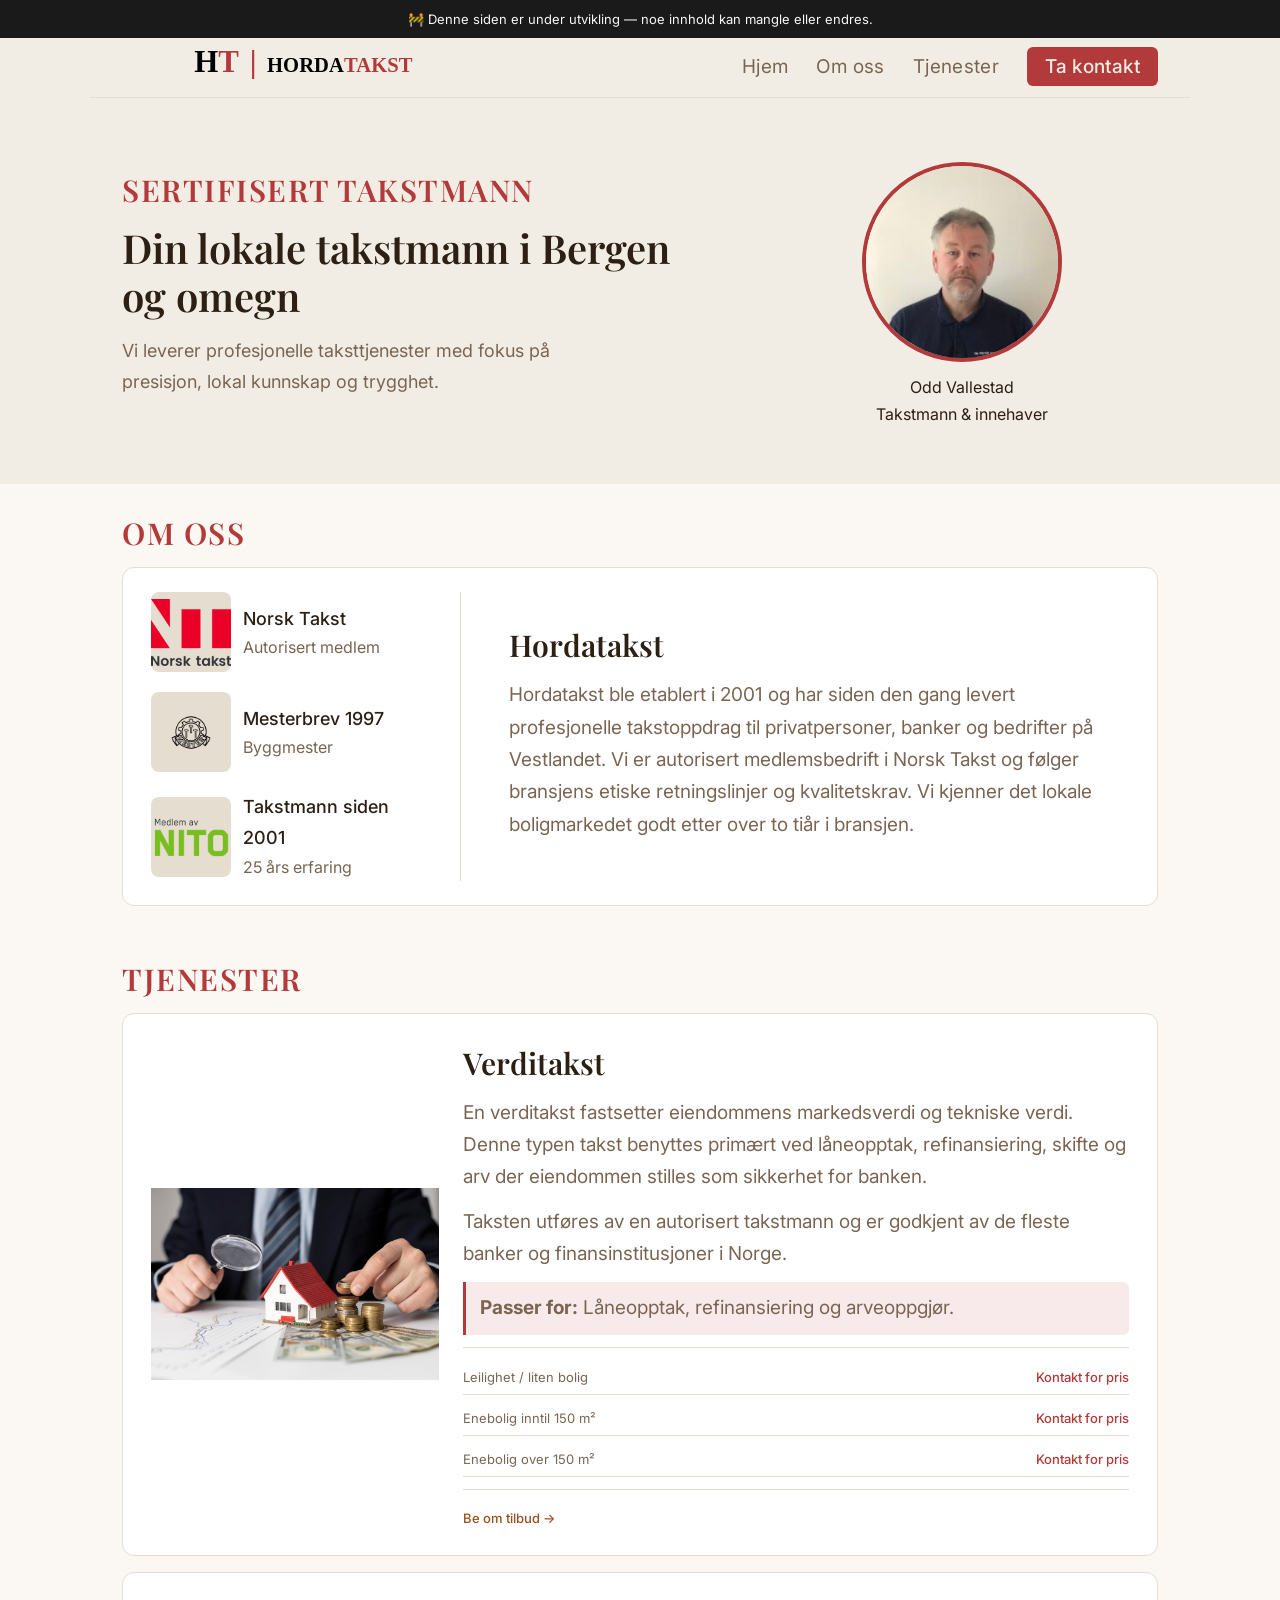
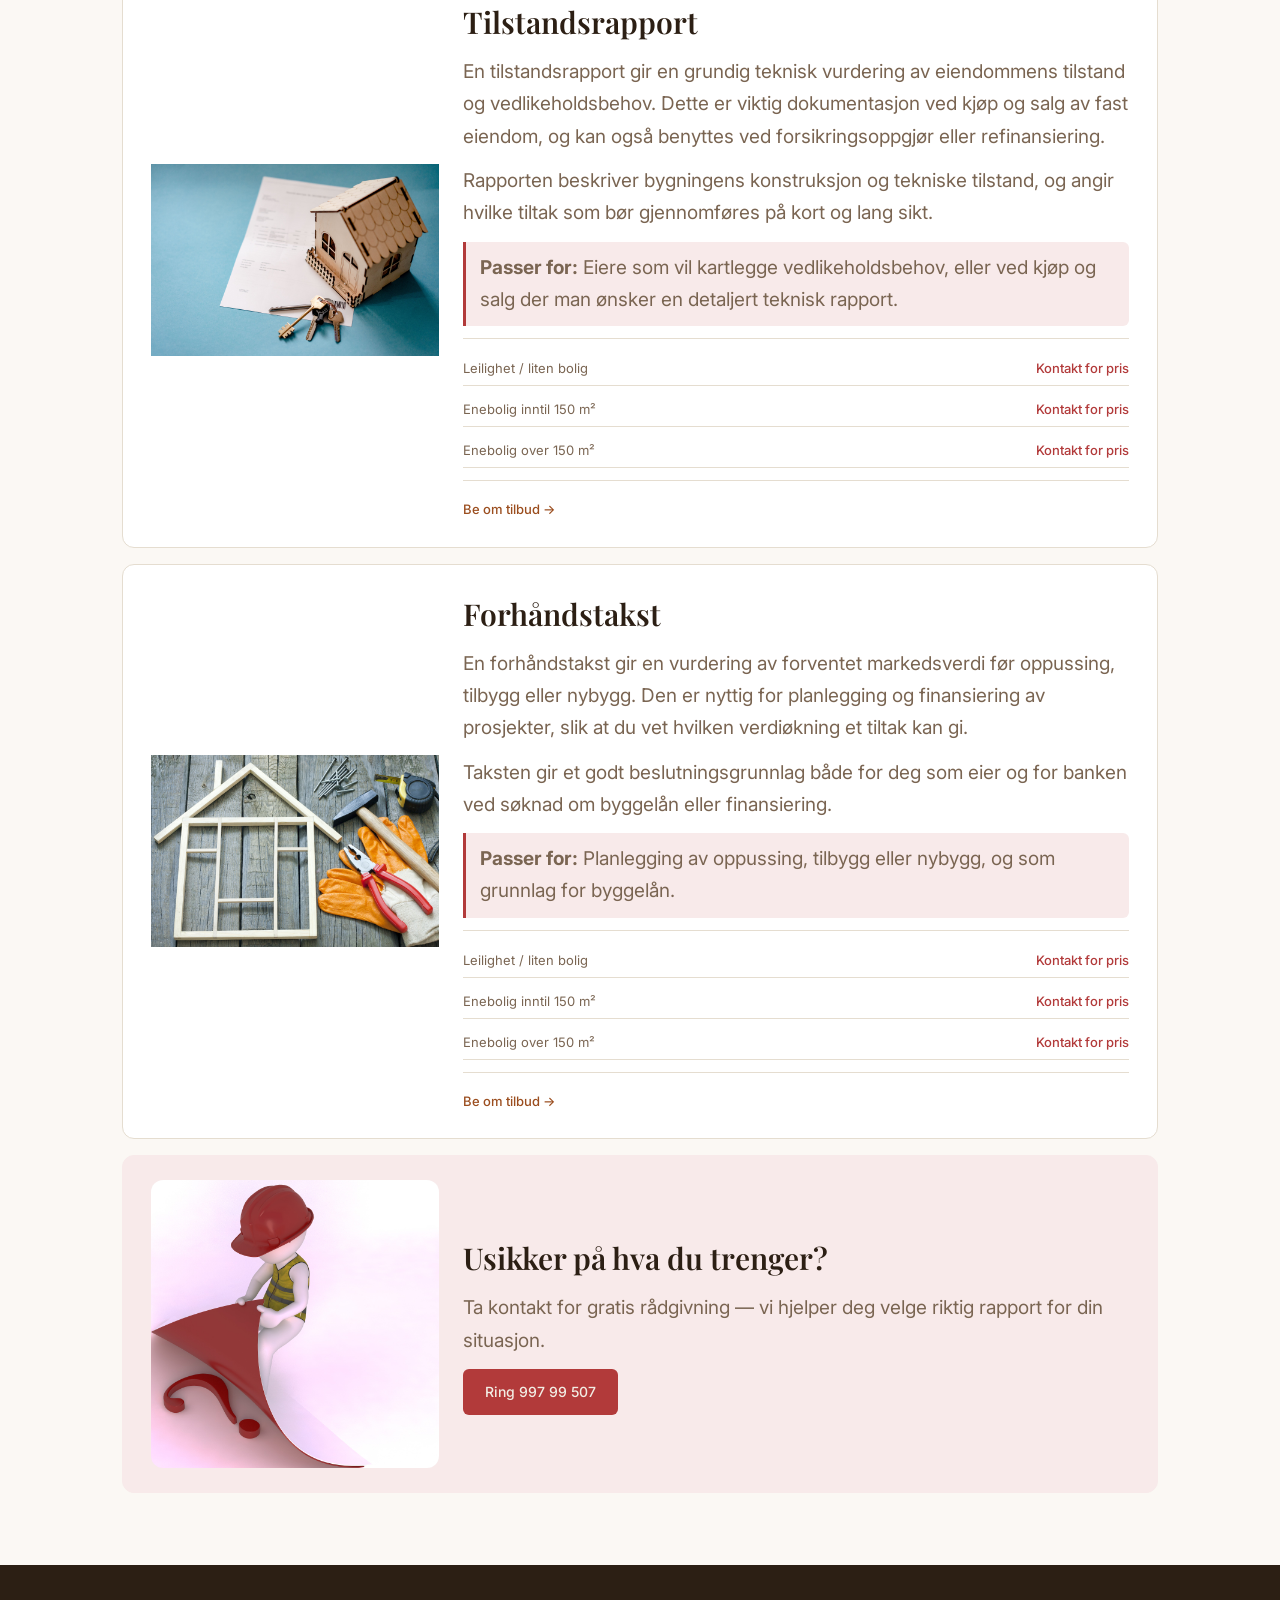
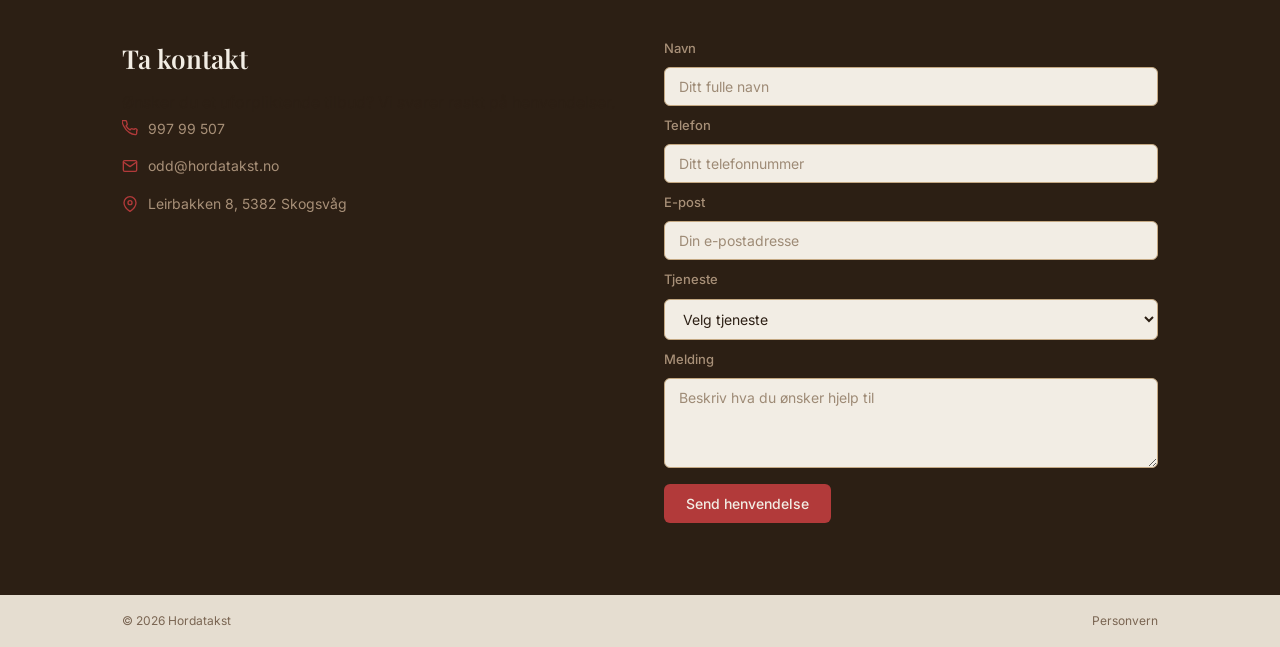
<file: index.html>
<!DOCTYPE html>
<html lang="nb">
<head>
  <meta charset="UTF-8" />
  <meta name="viewport" content="width=device-width, initial-scale=1.0" />
  <meta name="description" content="Hordatakst – Odd Vallestad AS. Autorisert takstmann i Bergen, Øygarden og omliggende kommuner. Verditakst, tilstandsrapport og forhåndstakst." />
  <title>Hordatakst – Din lokale takstmann i Bergen og omegn</title>
  <link rel="preconnect" href="https://fonts.googleapis.com" />
  <link rel="preconnect" href="https://fonts.gstatic.com" crossorigin />
  <link href="https://fonts.googleapis.com/css2?family=Playfair+Display:wght@400;600&family=Inter:wght@300;400;500&display=swap" rel="stylesheet" />
  <link rel="stylesheet" href="css/theme.css" />
  <link rel="stylesheet" href="css/style.css" />
</head>
<body id="top">
<div class="dev-banner">
  🚧 Denne siden er under utvikling — noe innhold kan mangle eller endres.
</div>
  <!-- NAVIGASJON -->
  <header class="site-header">
    <nav class="nav container">
    <a href="index.html" class="nav-logo">
      <svg width="350" height="60" viewBox="0 0 520 140" xmlns="http://www.w3.org/2000/svg" aria-label="Hordatakst">
        <text x="20" y="90"
              font-family="Georgia, 'Times New Roman', serif"
              font-size="72"
              font-weight="700">
          <tspan fill="#000000">H</tspan><tspan fill="#B23A3A">T</tspan>
        </text>
        <text x="150" y="90"
              font-family="Georgia, 'Times New Roman', serif"
              font-size="72"
              font-weight="700"
              fill="#B23A3A">
          |
        </text>
        <text x="190" y="90"
              font-family="Georgia, 'Times New Roman', serif"
              font-size="48"
              font-weight="700">
          <tspan fill="#000000">HORDA</tspan><tspan fill="#B23A3A">TAKST</tspan>
        </text>
      </svg>
    </a>
      <button class="nav-toggle" aria-label="Åpne meny" aria-expanded="false" aria-controls="nav-menu">
        <span></span><span></span><span></span>
      </button>
      <ul class="nav-links" id="nav-menu">
        <li><a href="#top">Hjem</a></li>
        <li><a href="#om-oss">Om oss</a></li>
        <li><a href="#tjenester">Tjenester</a></li>
        <li><a href="#kontakt" class="nav-cta">Ta kontakt</a></li>
      </ul>
    </nav>
  </header>

  <main>

    <!-- HERO -->
    <section class="hero">
      <div class="container hero-inner">
        <div class="hero-text">
          <p class="eyebrow">SERTIFISERT TAKSTMANN</p>
          <h1>Din lokale takstmann i Bergen og omegn</h1>
          <p class="hero-body">
            Vi leverer profesjonelle taksttjenester med fokus på presisjon, lokal kunnskap og trygghet.
          </p>
        </div>

        <!-- Portrett høyre side -->
        <div class="hero-portrait">
          <img src="img/odd.jpg" alt="Portrettbilde av Odd Vallestad" class="hero-portrait-img"/>
          <p class="hero-portrait-name">Odd Vallestad</p>
          <p class="hero-portrait-title">Takstmann &amp; innehaver</p>
        </div>

      </div>
    </section>


<!-- OM OSS -->
    <section class="about-snippet section" id="om-oss">
      <div class="container">
        <p class="eyebrow">Om oss</p>
        <article class="service-row about-credentials-row">
                  <div class="about-credentials">
                    <div class="credential-item">
                      <div class="credential-icon credential-icon--logo">
                        <img src="img/norsk-takst.png" alt="Norsk Takst logo"/>
                      </div>
                      <div>
                        <p class="credential-label">Norsk Takst</p>
                        <p class="credential-sub">Autorisert medlem</p>
                      </div>
                    </div>
                    <div class="credential-item">
                      <div class="credential-icon credential-icon--logo">
                        <img src="img/mesterbrev.png" alt="Mesterbrev logo"/>
                      </div>
                      <div>
                        <p class="credential-label">Mesterbrev 1997</p>
                        <p class="credential-sub">Byggmester</p>
                      </div>
                    </div>
                    <div class="credential-item">
                      <div class="credential-icon credential-icon--logo">
                        <img src="img/nito.png" alt="NITO logo"/>
                      </div>
                      <div>
                        <p class="credential-label">Takstmann siden 2001</p>
                        <p class="credential-sub">25 års erfaring</p>
                      </div>
                    </div>
                  </div>
                  <div class="service-row-text">
                    <h3>Hordatakst</h3>
                    <p>Hordatakst ble etablert i 2001 og har siden den gang levert profesjonelle takstoppdrag til privatpersoner, banker og bedrifter på Vestlandet. Vi er autorisert medlemsbedrift i Norsk Takst og følger bransjens etiske retningslinjer og kvalitetskrav. Vi kjenner det lokale boligmarkedet godt etter over to tiår i bransjen.</p>
                  </div>
                </article>
      </div>
    </section>

    <!-- TJENESTER -->
    <section class="services section" id="tjenester">
      <div class="container">
        <p class="eyebrow">Tjenester</p>
        <div class="services-list">

          <article class="service-row">
            <div class="service-row-icon service-row-icon--img" aria-hidden="true">
              <img src="img/Verditakst.jpg" alt=""/>
            </div>
            <div class="service-row-text">
              <h3>Verditakst</h3>
              <p>En verditakst fastsetter eiendommens markedsverdi og tekniske verdi. Denne typen takst benyttes primært ved låneopptak, refinansiering, skifte og arv der eiendommen stilles som sikkerhet for banken.</p>
              <p>Taksten utføres av en autorisert takstmann og er godkjent av de fleste banker og finansinstitusjoner i Norge.</p>
              <p class="service-passer"><strong>Passer for:</strong> Låneopptak, refinansiering og arveoppgjør.</p>
              <div class="service-priser">
              <div class="pris-rad">
                <span>Leilighet / liten bolig</span>
                <a href="#kontakt" class="pris-verdi">Kontakt for pris</a>
              </div>
              <div class="pris-rad">
                <span>Enebolig inntil 150 m²</span>
                <a href="#kontakt" class="pris-verdi">Kontakt for pris</a>
              </div>
              <div class="pris-rad">
                <span>Enebolig over 150 m²</span>
                <a href="#kontakt" class="pris-verdi">Kontakt for pris</a>
              </div>
            </div>
              <a href="#kontakt" class="service-link">Be om tilbud →</a>
            </div>
          </article>

          <article class="service-row">
            <div class="service-row-icon service-row-icon--img" aria-hidden="true">
              <img src="img/Tilstandsrapport.jpg" alt=""/>
            </div>
            <div class="service-row-text">
              <h3>Tilstandsrapport</h3>
              <p>En tilstandsrapport gir en grundig teknisk vurdering av eiendommens tilstand og vedlikeholdsbehov. Dette er viktig dokumentasjon ved kjøp og salg av fast eiendom, og kan også benyttes ved forsikringsoppgjør eller refinansiering.</p>
              <p>Rapporten beskriver bygningens konstruksjon og tekniske tilstand, og angir hvilke tiltak som bør gjennomføres på kort og lang sikt.</p>
              <p class="service-passer"><strong>Passer for:</strong> Eiere som vil kartlegge vedlikeholdsbehov, eller ved kjøp og salg der man ønsker en detaljert teknisk rapport.</p>
              <div class="service-priser">
                <div class="pris-rad">
                  <span>Leilighet / liten bolig</span>
                  <a href="#kontakt" class="pris-verdi">Kontakt for pris</a>
                </div>
                <div class="pris-rad">
                  <span>Enebolig inntil 150 m²</span>
                  <a href="#kontakt" class="pris-verdi">Kontakt for pris</a>
                </div>
                <div class="pris-rad">
                  <span>Enebolig over 150 m²</span>
                  <a href="#kontakt" class="pris-verdi">Kontakt for pris</a>
                </div>
              </div>
              <a href="#kontakt" class="service-link">Be om tilbud →</a>
            </div>
          </article>

          <article class="service-row">
            <div class="service-row-icon service-row-icon--img" aria-hidden="true">
              <img src="img/Forhåndstakst.jpg" alt=""/>
            </div>
            <div class="service-row-text">
              <h3>Forhåndstakst</h3>
              <p>En forhåndstakst gir en vurdering av forventet markedsverdi før oppussing, tilbygg eller nybygg. Den er nyttig for planlegging og finansiering av prosjekter, slik at du vet hvilken verdiøkning et tiltak kan gi.</p>
              <p>Taksten gir et godt beslutningsgrunnlag både for deg som eier og for banken ved søknad om byggelån eller finansiering.</p>
              <p class="service-passer"><strong>Passer for:</strong> Planlegging av oppussing, tilbygg eller nybygg, og som grunnlag for byggelån.</p>
              <div class="service-priser">
                <div class="pris-rad">
                  <span>Leilighet / liten bolig</span>
                  <a href="#kontakt" class="pris-verdi">Kontakt for pris</a>
                </div>
                <div class="pris-rad">
                  <span>Enebolig inntil 150 m²</span>
                  <a href="#kontakt" class="pris-verdi">Kontakt for pris</a>
                </div>
                <div class="pris-rad">
                  <span>Enebolig over 150 m²</span>
                  <a href="#kontakt" class="pris-verdi">Kontakt for pris</a>
                </div>
              </div>
              <a href="#kontakt" class="service-link">Be om tilbud →</a>
            </div>
          </article>

          <article class="service-row service-row--cta">
            <div class="service-row-icon service-row-icon--img" aria-hidden="true">
              <img src="img/spørsmål.jpg" alt=""/>
            </div>
            <div class="service-row-text">
              <h3>Usikker på hva du trenger?</h3>
              <p>Ta kontakt for gratis rådgivning — vi hjelper deg velge riktig rapport for din situasjon.</p>
              <a href="tel:99799507" class="btn btn-primary">Ring 997 99 507</a>
            </div>
          </article>

      </div>
    </section>

    <!-- KONTAKT -->
    <section class="contact section" id="kontakt">
      <div class="container contact-inner">
        <div class="contact-text">
          <h2>Ta kontakt</h2>
          <p>Ønsker du et uforpliktende tilbud? Vi svarer raskt på henvendelser.</p>
          <ul class="contact-list" aria-label="Kontaktinformasjon">
            <li>
              <svg width="16" height="16" viewBox="0 0 24 24" fill="none" stroke="currentColor" stroke-width="2" stroke-linecap="round" stroke-linejoin="round" aria-hidden="true"><path d="M22 16.92v3a2 2 0 01-2.18 2 19.79 19.79 0 01-8.63-3.07A19.5 19.5 0 013.07 9.8a19.79 19.79 0 01-3.07-8.67A2 2 0 012 .9h3a2 2 0 012 1.72c.127.96.361 1.903.7 2.81a2 2 0 01-.45 2.11L6.09 8.91a16 16 0 006 6l1.27-1.27a2 2 0 012.11-.45c.907.339 1.85.573 2.81.7A2 2 0 0122 16.92z"/></svg>
              <a href="tel:99799507">997 99 507</a>
            </li>
            <li>
              <svg width="16" height="16" viewBox="0 0 24 24" fill="none" stroke="currentColor" stroke-width="2" stroke-linecap="round" stroke-linejoin="round" aria-hidden="true"><path d="M4 4h16c1.1 0 2 .9 2 2v12c0 1.1-.9 2-2 2H4c-1.1 0-2-.9-2-2V6c0-1.1.9-2 2-2z"/><polyline points="22,6 12,13 2,6"/></svg>
              <a href="mailto:odd@hordatakst.no">odd@hordatakst.no</a>
            </li>
            <li>
              <svg width="16" height="16" viewBox="0 0 24 24" fill="none" stroke="currentColor" stroke-width="2" stroke-linecap="round" stroke-linejoin="round" aria-hidden="true"><path d="M21 10c0 7-9 13-9 13S3 17 3 10a9 9 0 0118 0z"/><circle cx="12" cy="10" r="3"/></svg>
              <a href="tel:99799507">Leirbakken 8, 5382 Skogsvåg</a> 
            </li>
          </ul>
        </div>
    <!-- Kontaktskjema -->
          <form class="contact-form-wrap" action="https://formspree.io/f/xzdnvbld" method="POST">
            <label for="navn">Navn</label>
            <input type="text" id="navn" name="navn" placeholder="Ditt fulle navn" autocomplete="name" required/>

            <label for="telefon">Telefon</label>
            <input type="tel" id="telefon" name="telefon" placeholder="Ditt telefonnummer" autocomplete="tel"/>

            <label for="epost">E-post</label>
            <input type="email" id="epost" name="epost" placeholder="Din e-postadresse" autocomplete="email" required/>

            <label for="tjeneste">Tjeneste</label>
            <select id="tjeneste" name="tjeneste">
              <option value="">Velg tjeneste</option>
              <option value="verditakst">Verditakst</option>
              <option value="tilstandsrapport">Tilstandsrapport</option>
              <option value="forhandstakst">Forhåndstakst</option>
              <option value="annet">Annet / usikker</option>
            </select>

            <label for="melding">Melding</label>
            <textarea id="melding" name="melding" rows="4" placeholder="Beskriv hva du ønsker hjelp til" required></textarea>

            <button type="submit" class="btn btn-primary">Send henvendelse</button>
          </form>

      </div>
    </section>

  </main>

  <footer class="site-footer">
    <div class="container footer-inner">
      <span>© 2026 Hordatakst</span>
      <a href="pages/personvern.html">Personvern</a>
    </div>
  </footer>

  <script src="js/main.js"></script>

</body>
</html>
</file>
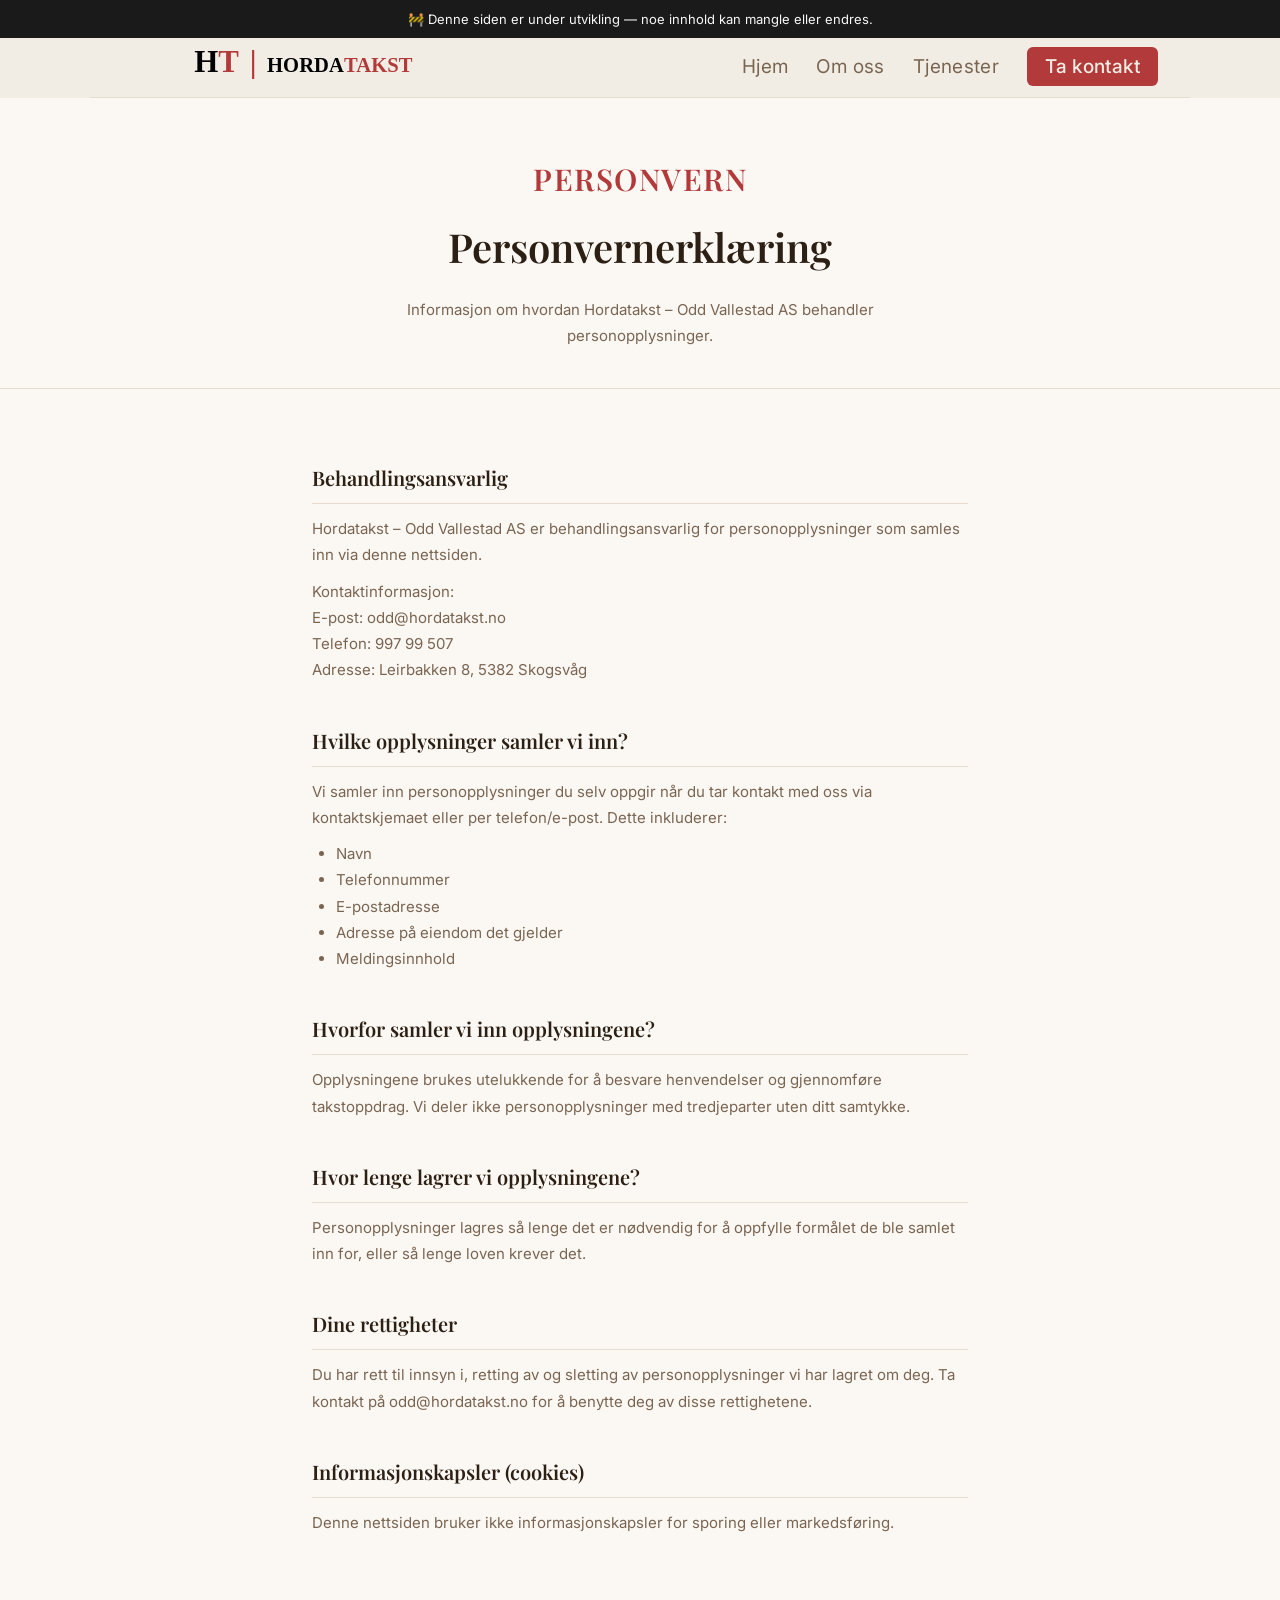
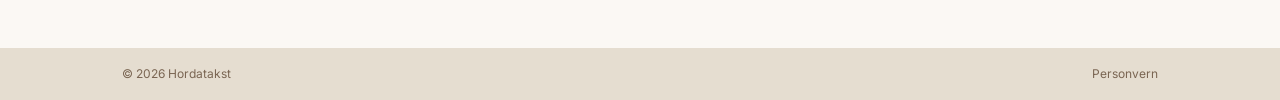
<file: pages/personvern.html>
<!DOCTYPE html>
<html lang="nb">
<head>
  <meta charset="UTF-8" />
  <meta name="viewport" content="width=device-width, initial-scale=1.0" />
  <meta name="description" content="Personvernerklæring – Hordatakst. Informasjon om hvordan vi behandler personopplysninger." />
  <title>Personvern – Hordatakst</title>
  <link rel="preconnect" href="https://fonts.googleapis.com" />
  <link rel="preconnect" href="https://fonts.gstatic.com" crossorigin />
  <link href="https://fonts.googleapis.com/css2?family=Playfair+Display:wght@400;600&family=Inter:wght@300;400;500&display=swap" rel="stylesheet" />
  <link rel="stylesheet" href="../css/theme.css" />
  <link rel="stylesheet" href="../css/style.css" />
</head>
<body>

  <div class="dev-banner">
    🚧 Denne siden er under utvikling — noe innhold kan mangle eller endres.
  </div>

  <!-- NAVIGASJON -->
  <header class="site-header">
    <nav class="nav container">
      <a href="../index.html" class="nav-logo">
        <svg width="350" height="60" viewBox="0 0 520 140" xmlns="http://www.w3.org/2000/svg" aria-label="Hordatakst">
          <text x="20" y="90"
                font-family="Georgia, 'Times New Roman', serif"
                font-size="72"
                font-weight="700">
            <tspan fill="#000000">H</tspan><tspan fill="#B23A3A">T</tspan>
          </text>
          <text x="150" y="90"
                font-family="Georgia, 'Times New Roman', serif"
                font-size="72"
                font-weight="700"
                fill="#B23A3A">
            |
          </text>
          <text x="190" y="90"
                font-family="Georgia, 'Times New Roman', serif"
                font-size="48"
                font-weight="700">
            <tspan fill="#000000">HORDA</tspan><tspan fill="#B23A3A">TAKST</tspan>
          </text>
        </svg>
      </a>
      <button class="nav-toggle" aria-label="Åpne meny" aria-expanded="false" aria-controls="nav-menu">
        <span></span><span></span><span></span>
      </button>
      <ul class="nav-links" id="nav-menu">
        <li><a href="../index.html">Hjem</a></li>
        <li><a href="../index.html#om-oss">Om oss</a></li>
        <li><a href="../index.html#tjenester">Tjenester</a></li>
        <li><a href="../index.html#kontakt" class="nav-cta">Ta kontakt</a></li>
      </ul>
    </nav>
  </header>

  <main>

    <section class="page-hero">
      <div class="container">
        <p class="eyebrow">Personvern</p>
        <h1>Personvernerklæring</h1>
        <p class="page-hero-body">
          Informasjon om hvordan Hordatakst – Odd Vallestad AS behandler personopplysninger.
        </p>
      </div>
    </section>

    <section class="section">
      <div class="container" style="max-width: 720px;">

        <div class="personvern-seksjon">
          <h2>Behandlingsansvarlig</h2>
          <p>Hordatakst – Odd Vallestad AS er behandlingsansvarlig for personopplysninger som samles inn via denne nettsiden.</p>
          <p>Kontaktinformasjon:<br>
          E-post: odd@hordatakst.no<br>
          Telefon: 997 99 507<br>
          Adresse: Leirbakken 8, 5382 Skogsvåg</p>
        </div>

        <div class="personvern-seksjon">
          <h2>Hvilke opplysninger samler vi inn?</h2>
          <p>Vi samler inn personopplysninger du selv oppgir når du tar kontakt med oss via kontaktskjemaet eller per telefon/e-post. Dette inkluderer:</p>
          <ul class="personvern-liste">
            <li>Navn</li>
            <li>Telefonnummer</li>
            <li>E-postadresse</li>
            <li>Adresse på eiendom det gjelder</li>
            <li>Meldingsinnhold</li>
          </ul>
        </div>

        <div class="personvern-seksjon">
          <h2>Hvorfor samler vi inn opplysningene?</h2>
          <p>Opplysningene brukes utelukkende for å besvare henvendelser og gjennomføre takstoppdrag. Vi deler ikke personopplysninger med tredjeparter uten ditt samtykke.</p>
        </div>

        <div class="personvern-seksjon">
          <h2>Hvor lenge lagrer vi opplysningene?</h2>
          <p>Personopplysninger lagres så lenge det er nødvendig for å oppfylle formålet de ble samlet inn for, eller så lenge loven krever det.</p>
        </div>

        <div class="personvern-seksjon">
          <h2>Dine rettigheter</h2>
          <p>Du har rett til innsyn i, retting av og sletting av personopplysninger vi har lagret om deg. Ta kontakt på odd@hordatakst.no for å benytte deg av disse rettighetene.</p>
        </div>

        <div class="personvern-seksjon">
          <h2>Informasjonskapsler (cookies)</h2>
          <p>Denne nettsiden bruker ikke informasjonskapsler for sporing eller markedsføring.</p>
        </div>

      </div>
    </section>

  </main>

  <footer class="site-footer">
    <div class="container footer-inner">
      <span>© 2026 Hordatakst</span>
      <a href="personvern.html">Personvern</a>
    </div>
  </footer>

  <script src="../js/main.js"></script>

</body>
</html>
</file>
<file: css/theme.css>
/* ============================================================
   theme.css — Fargetema for Hordatakst
   Aktivt tema: Tema 2 — Varm stein
   Bytt ut verdiene her for å endre hele sidens utseende.
   ============================================================ */

:root {
  /* --- Primærfarger --- */
  --color-primary:        #F2EDE4;   /* Lys varm bakgrunn / hero */
  --color-primary-deep:   #E5DDD0;   /* Footer */
  --color-primary-mid:    #E5DDD0;   /* Ikoner i hero */

  --color-accent:         #B23A3A;
  --color-accent-light:   #F8EAEA;
  --color-accent-text:    #7E2626;
  --color-detail:         #B23A3A;

  /* --- Bakgrunn og flater --- */
  --color-bg:             #FBF8F4;   /* Sidebunn */
  --color-bg-card:        #FFFFFF;   /* Kort */
  --color-bg-about:       #FFFFFF;   /* Om meg-seksjon */
  --color-bg-contact:     #2C1F14;   /* Kontaktseksjon */
  --color-bg-coverage:    #3D2B1A;   /* Dekningskort i kontakt */
  --color-bg-coverage-tag:#2C1F14;   /* Tags i dekningskort */

  /* --- Tekst --- */
  --color-text-on-dark:   #F2EDE4;   /* Tekst på mørk bakgrunn */
  --color-text-muted-dark:#A89078;   /* Dempet tekst på mørk bakgrunn */
  --color-text-faint-dark:#7A6552;   /* Svært dempet på mørk */
  --color-text-on-light:  #2C1F14;   /* Tekst på lys bakgrunn */
  --color-text-muted:     #7A6552;   /* Dempet tekst på lys */
  --color-text-faint:     #9E8B76;   /* Svært dempet på lys */
  --color-text-link:      #9B4E1F;   /* Lenkefarger */
  --color-text-coverage:  #A89078;   /* Tags i dekningskort */

  /* --- Kanter --- */
  --color-border:         #E5DDD0;   /* Generelle kanter */
  --color-border-coverage:#4D3525;   /* Kanter i dekningskort */
  --color-border-dark:    #C4A882;   /* Kanter på mørk (hero) bakgrunn */

  /* --- Nav --- */
  --color-nav-bg:         #F2EDE4;
  --color-nav-link:       #7A6552;
  --color-nav-link-hover: #2C1F14;

  /* --- Coverage-bar (geografisk stripe) --- */
  --color-coverage-bar-bg:    #EDE6DA;
  --color-coverage-bar-border:#DDD9D0;
  --color-coverage-icon:      #9B4E1F;
  --color-coverage-text:      #7A6552;
  --color-coverage-dot:       #9B4E1F;

  /* --- Typografi --- */
  --font-display:         'Playfair Display', Georgia, serif;
  --font-body:            'Inter', system-ui, sans-serif;

  /* --- Størrelser --- */
  --radius-sm:    6px;
  --radius-md:    8px;
  --radius-lg:    12px;
  --max-width:    1100px;
  --section-gap:  72px;
}
</file>
<file: css/style.css>
/* ============================================================
   style.css — Layout og komponenter for Hordatakst
   Alle farger hentes fra css/theme.css via CSS-variabler.
   ============================================================ */

/* --- Reset og base --- */
*, *::before, *::after {
  box-sizing: border-box;
  margin: 0;
  padding: 0;
}

html {
  scroll-behavior: smooth;
}

body {
  font-family: var(--font-body);
  background-color: var(--color-bg);
  color: var(--color-text-on-light);
  font-size: 16px;
  line-height: 1.7;
  -webkit-font-smoothing: antialiased;
}

.dev-banner {
  background-color: #1A1A1A;
  color: #F8F8F8;
  text-align: center;
  font-size: 13px;
  padding: 8px 16px;
  font-family: var(--font-body);
}

img {
  max-width: 100%;
  display: block;
}

a {
  color: inherit;
  text-decoration: none;
}

ul {
  list-style: none;
}

/* --- Hjelpeklasser --- */
.container {
  max-width: var(--max-width);
  margin-inline: auto;
  padding-inline: 32px;
}

.section {
  padding-block: var(--section-gap);
}

.eyebrow {
  font-size: 30px;
  letter-spacing: 0.05em;
  text-transform: uppercase;
  font-weight: 600;
  font-family: var(--font-display);
  color: var(--color-accent);
  margin-bottom: 8px;
}

/* --- Knapper --- */
.btn {
  display: inline-block;
  font-family: var(--font-body);
  font-size: 14px;
  font-weight: 500;
  padding: 11px 22px;
  border-radius: var(--radius-sm);
  cursor: pointer;
  transition: opacity 0.15s ease;
  border: none;
}

.btn:hover {
  opacity: 0.88;
}

.btn-primary {
  background-color: var(--color-accent);
  color: var(--color-text-on-dark);
}

.btn-outline {
  background-color: transparent;
  color: var(--color-text-on-light);
  border: 1.5px solid var(--color-border);
}

.btn-secondary {
  background-color: var(--color-accent-light);
  color: var(--color-accent-text);
}

/* ============================================================
   NAVIGASJON
   ============================================================ */
.site-header {
  position: sticky;
  top: 0;
  z-index: 100;
  background-color: var(--color-nav-bg);
}

.nav {
  display: flex;
  align-items: center;
  justify-content: space-between;
  height: 60px;
  background-color: var(--color-nav-bg);
  border-bottom: 0.5px solid var(--color-border);
}

.nav-logo {
  font-family: var(--font-display);
  font-size: 20px;
  font-weight: 600;
  letter-spacing: 0.01em;
}

.nav-logo-img {
  height: 52px;
  width: auto;
}

.logo-dark {
  color: var(--color-text-on-light);
}

.logo-accent {
  color: var(--color-detail);
}

.nav-links {
  display: flex;
  align-items: center;
  gap: 28px;
}

.nav-links a {
  font-size: 19px;
  font-weight: 400;
  color: var(--color-nav-link);
  letter-spacing: 0.02em;
  transition: color 0.15s ease;
}

.nav-links a:hover {
  color: var(--color-nav-link-hover);
}

.nav-cta {
  background-color: var(--color-accent) !important;
  color: var(--color-text-on-dark) !important;
  font-weight: 500 !important;
  padding: 8px 18px;
  border-radius: var(--radius-sm);
}

/* Hamburgermeny (mobil) */
.nav-toggle {
  display: none;
  flex-direction: column;
  gap: 5px;
  background: none;
  border: none;
  cursor: pointer;
  padding: 4px;
}

.nav-toggle span {
  display: block;
  width: 22px;
  height: 2px;
  background-color: var(--color-text-on-light);
  border-radius: 2px;
  transition: transform 0.2s ease, opacity 0.2s ease;
}

/* ============================================================
   HERO
   ============================================================ */
.hero {
  background-color: var(--color-primary);
  padding-block: 64px 56px;
}

.hero-inner {
  display: grid;
  grid-template-columns: 3fr 2fr;
  gap: 56px;
  align-items: center;
}

.hero-portrait {
  display: flex;
  flex-direction: column;
  align-items: center;
  text-align: center;
}

.hero-portrait-img {
  width: 200px;
  height: 200px;
  border-radius: 50%;
  border: 4px solid var(--color-detail);
  object-fit: cover;
  object-position: center top;
  margin-bottom: 12px;
  display: block;
}

.hero-text h1 {
  font-family: var(--font-display);
  font-size: clamp(28px, 3.5vw, 40px);
  font-weight: 600;
  color: var(--color-text-on-light);
  line-height: 1.2;
  margin-bottom: 16px;
}

.hero-body {
  font-size: 18px;
  color: var(--color-text-muted);
  line-height: 1.7;
  margin-bottom: 28px;
  max-width: 480px;
}

.hero-btns {
  display: flex;
  gap: 12px;
  flex-wrap: wrap;
}

/* Credentials (høyre side av hero) */
.hero-credentials {
  display: flex;
  flex-direction: column;
  gap: 16px;
  padding-left: 36px;
  border-left: 1px solid var(--color-border);
}

.credential-item {
  display: flex;
  align-items: center;
  gap: 12px;
}

.credential-icon {
  width: 38px;
  height: 38px;
  border-radius: var(--radius-md);
  background-color: var(--color-primary-mid);
  color: var(--color-detail);
  display: flex;
  align-items: center;
  justify-content: center;
  flex-shrink: 0;
}

.credential-label {
  font-size: 18px;
  font-weight: 500;
  color: var(--color-text-on-light);
}

.credential-sub {
  font-size: 16px;
  color: var(--color-text-muted);
}

.about-credentials .credential-icon {
  width: 80px;
  height: 80px;
}

/* ============================================================
   COVERAGE-BAR (geografisk stripe)
   ============================================================ */
.coverage-bar {
  background-color: var(--color-coverage-bar-bg);
  border-bottom: 0.5px solid var(--color-coverage-bar-border);
  padding-block: 12px;
}

.coverage-inner {
  display: flex;
  align-items: center;
  justify-content: space-evenly;
  gap: 24px;
  flex-wrap: wrap;
}

.coverage-inner .credential-icon {
  width: 80px;
  height: 80px;
}

.coverage-inner .credential-label {
  font-size: 26px;
}

.coverage-inner .credential-sub {
  font-size: 22px;
}

.coverage-item {
  display: flex;
  align-items: center;
  gap: 6px;
  font-size: 13px;
  color: var(--color-coverage-text);
}

.coverage-item svg {
  color: var(--color-coverage-icon);
  flex-shrink: 0;
}

.coverage-dot {
  width: 3px;
  height: 3px;
  border-radius: 50%;
  background-color: var(--color-coverage-dot);
  flex-shrink: 0;
}

/* ============================================================
   TJENESTER (gammel grid — brukes på undersider)
   ============================================================ */
.services h2 {
  font-family: var(--font-display);
  font-size: clamp(22px, 2.5vw, 28px);
  font-weight: 600;
  color: var(--color-text-on-light);
  margin-bottom: 36px;
}

.services-grid {
  display: grid;
  grid-template-columns: repeat(3, 1fr);
  gap: 16px;
}

.service-card {
  background-color: var(--color-bg-card);
  border: 0.5px solid var(--color-border);
  border-radius: var(--radius-lg);
  padding: 24px 20px;
}

.service-icon {
  width: 36px;
  height: 36px;
  border-radius: var(--radius-md);
  background-color: var(--color-accent-light);
  color: var(--color-accent);
  display: flex;
  align-items: center;
  justify-content: center;
  margin-bottom: 16px;
}

.service-card h3 {
  font-size: 15px;
  font-weight: 500;
  color: var(--color-text-on-light);
  margin-bottom: 8px;
}

.service-card p {
  font-size: 13px;
  color: var(--color-text-faint);
  line-height: 1.65;
  margin-bottom: 14px;
}

.service-link {
  font-size: 13px;
  font-weight: 500;
  color: var(--color-text-link);
}

.service-card--cta {
  background-color: #F0ECE6;
  border-color: var(--color-border);
  display: flex;
  flex-direction: column;
  justify-content: center;
}

.service-card-cta-label {
  font-size: 15px !important;
  font-weight: 500 !important;
  color: var(--color-text-on-light) !important;
  margin-bottom: 6px !important;
}

/* ============================================================
   TJENESTER (nye brede rader — forsiden)
   ============================================================ */
.services-list {
  display: flex;
  flex-direction: column;
  gap: 16px;
}

.service-row {
  display: grid;
  grid-template-columns: 288px 1fr;
  gap: 24px;
  align-items: center;
  background-color: var(--color-bg-card);
  border: 0.5px solid var(--color-border);
  border-radius: var(--radius-lg);
  padding: 24px 28px;
  transition: border-color 0.15s ease;
}

.service-row:hover {
  border-color: var(--color-accent);
}

.service-row-icon {
  width: 48px;
  height: 48px;
  border-radius: var(--radius-lg);
  background-color: var(--color-accent-light);
  color: var(--color-accent);
  display: flex;
  align-items: center;
  justify-content: center;
  flex-shrink: 0;
}

.service-row-icon--img {
  background-color: transparent;
  width: 288px;
  height: 288px;
  overflow: hidden;
}

.service-row-icon--img img {
  width: 288px;
  height: 288px;
  object-fit: contain;
  display: block;
}

.service-row-text h3 {
  font-family: var(--font-display);
  font-size: 30px;
  font-weight: 600;
  color: var(--color-text-on-light);
  margin-bottom: 8px;
}

.service-row-text p {
  font-size: 19px;
  color: var(--color-text-muted);
  line-height: 1.7;
  margin-bottom: 12px;
}

.service-row--cta {
  background-color: var(--color-accent-light);
  border-color: var(--color-accent-light);
}

/* ============================================================
   TJENESTE-SIDE
   ============================================================ */
.tjeneste-item {
  display: grid;
  grid-template-columns: 80px 1fr;
  gap: 32px;
  align-items: start;
  padding-block: 48px;
}

.tjeneste-icon {
  width: 64px;
  height: 64px;
  border-radius: var(--radius-lg);
  background-color: var(--color-accent-light);
  color: var(--color-accent);
  display: flex;
  align-items: center;
  justify-content: center;
  flex-shrink: 0;
}

.tjeneste-icon--img {
  background-color: transparent;
  width: 156px;
  height: 156px;
  overflow: hidden;
}

.tjeneste-icon--img img {
  width: 156px;
  height: 156px;
  object-fit: contain;
  display: block;
}

.tjeneste-text h2 {
  font-family: var(--font-display);
  font-size: clamp(20px, 2.5vw, 26px);
  font-weight: 600;
  color: var(--color-text-on-light);
  margin-bottom: 16px;
}

.tjeneste-text p {
  font-size: 14px;
  color: var(--color-text-muted);
  line-height: 1.75;
  margin-bottom: 14px;
}

.tjeneste-passer {
  background-color: var(--color-accent-light);
  border-left: 3px solid var(--color-accent);
  padding: 12px 16px;
  border-radius: 0 var(--radius-sm) var(--radius-sm) 0;
  font-size: 13px !important;
  color: var(--color-accent-text) !important;
}

.service-passer {
  background-color: var(--color-accent-light);
  border-left: 3px solid var(--color-accent);
  padding: 10px 14px;
  border-radius: 0 var(--radius-sm) var(--radius-sm) 0;
  font-size: 14px;
  color: var(--color-accent-text);
  margin-bottom: 12px;
}

.service-priser {
  display: flex;
  flex-direction: column;
  border-top: 0.5px solid var(--color-border);
  border-bottom: 0.5px solid var(--color-border);
  padding-block: 12px;
  margin-bottom: 14px;
  gap: 6px;
}

.tjeneste-divider {
  border: none;
  border-top: 0.5px solid var(--color-border);
  margin: 0;
}

.tjeneste-cta {
  background-color: var(--color-bg-contact);
  padding-block: var(--section-gap);
  text-align: center;
}

.tjeneste-cta h2 {
  font-family: var(--font-display);
  font-size: clamp(22px, 3vw, 32px);
  font-weight: 600;
  color: var(--color-text-on-dark);
  margin-bottom: 12px;
}

.tjeneste-cta p {
  font-size: 15px;
  color: var(--color-text-muted-dark);
  margin-bottom: 28px;
}

.tjeneste-cta-btns {
  display: flex;
  gap: 12px;
  justify-content: center;
  flex-wrap: wrap;
}

.btn-outline-dark {
  background-color: transparent;
  color: var(--color-text-on-dark);
  border: 1.5px solid var(--color-border-dark);
  padding: 11px 22px;
  border-radius: var(--radius-sm);
  font-size: 14px;
  font-weight: 500;
}

/* ============================================================
   PAGE-HERO (undersider)
   ============================================================ */
.page-hero {
  background-color: var(--color-bg);
  padding-block: 56px 40px;
  border-bottom: 0.5px solid var(--color-border);
  text-align: center;
}

.page-hero h1 {
  font-family: var(--font-display);
  font-size: clamp(28px, 3.5vw, 40px);
  font-weight: 600;
  color: var(--color-text-on-light);
  margin-bottom: 16px;
}

.page-hero-body {
  font-size: 15px;
  color: var(--color-text-muted);
  max-width: 600px;
  line-height: 1.7;
  margin-inline: auto;
}

.nav-active {
  color: var(--color-text-on-light) !important;
  font-weight: 500 !important;
}

/* ============================================================
   OM OSS
   ============================================================ */
.about {
  background-color: var(--color-bg-about);
  border-top: 0.5px solid var(--color-border);
  border-bottom: 0.5px solid var(--color-border);
}

.about-inner {
  display: grid;
  grid-template-columns: 200px 1fr;
  gap: 48px;
  align-items: start;
}

.about-portrait {
  text-align: center;
}

.portrait-placeholder {
  width: 100px;
  height: 100px;
  border-radius: 50%;
  background-color: var(--color-bg-contact);
  border: 3px solid var(--color-detail);
  color: var(--color-text-on-dark);
  font-family: var(--font-display);
  font-size: 28px;
  display: flex;
  align-items: center;
  justify-content: center;
  margin: 0 auto 12px;
}

.portrait-img {
  width: 150px;
  height: 150px;
  border-radius: 50%;
  border: 3px solid var(--color-detail);
  object-fit: cover;
  object-position: center top;
  margin: 0 auto 12px;
  display: block;
}

.portrait-name {
  font-size: 14px;
  font-weight: 500;
  color: var(--color-text-on-light);
}

.portrait-title {
  font-size: 12px;
  color: var(--color-text-muted);
}

.about-text h2 {
  font-family: var(--font-display);
  font-size: clamp(20px, 2.5vw, 26px);
  font-weight: 600;
  color: var(--color-text-on-light);
  margin-bottom: 16px;
}

.about-text p {
  font-size: 14px;
  color: var(--color-text-muted);
  line-height: 1.75;
  margin-bottom: 12px;
}

.credential-tags {
  display: flex;
  gap: 8px;
  flex-wrap: wrap;
  margin-bottom: 20px;
  margin-top: 4px;
}

.credential-tags li {
  font-size: 12px;
  font-weight: 500;
  padding: 4px 12px;
  border-radius: 20px;
  background-color: var(--color-accent-light);
  color: var(--color-accent-text);
}

/* Om oss-side */
.about-page-inner {
  display: grid;
  grid-template-columns: 240px 1fr;
  gap: 56px;
  align-items: start;
}

.about-page-portrait {
  position: sticky;
  top: 80px;
  text-align: center;
}

.about-page-text h2 {
  font-family: var(--font-display);
  font-size: clamp(20px, 2.5vw, 26px);
  font-weight: 600;
  color: var(--color-text-on-light);
  margin-bottom: 16px;
}

.about-page-text p {
  font-size: 14px;
  color: var(--color-text-muted);
  line-height: 1.75;
  margin-bottom: 16px;
}

.about-divider {
  border: none;
  border-top: 0.5px solid var(--color-border);
  margin-block: 36px;
}

.value-grid {
  display: grid;
  grid-template-columns: repeat(3, 1fr);
  gap: 16px;
  margin-top: 24px;
}

.value-card {
  background-color: var(--color-bg-card);
  border: 0.5px solid var(--color-border);
  border-radius: var(--radius-lg);
  padding: 20px;
}

.value-card h3 {
  font-size: 14px;
  font-weight: 600;
  color: var(--color-accent);
  margin-bottom: 8px;
}

.value-card p {
  font-size: 13px;
  color: var(--color-text-faint);
  line-height: 1.65;
  margin-bottom: 0 !important;
}

/* Om oss snippet */

.about-credentials-row {
  display: grid;
  grid-template-columns: 1fr 2fr;
  gap: 48px;
  align-items: center;
}

.about-credentials {
  display: flex;
  flex-direction: column;
  gap: 20px;
  border-right: 0.5px solid var(--color-border);
  border-left: none;
  padding-right: 32px;
  padding-left: 0;
}

@media (max-width: 768px) {
  .about-credentials-row {
    grid-template-columns: 1fr;
  }

  .about-credentials {
    border-left: none;
    border-top: 0.5px solid var(--color-border);
    padding-left: 0;
    padding-top: 24px;
  }
}

.about-snippet {
  background-color: var(--color-bg);
  border-top: none;
  border-bottom: none;
  padding-block: 24px;
}

.services {
  padding-top: 24px;
}

.about-snippet-inner {
  display: grid;
  grid-template-columns: 2fr 1fr;
  gap: 56px;
  align-items: center;
}

.about-snippet-text h2 {
  font-family: var(--font-display);
  font-size: clamp(20px, 2.5vw, 26px);
  font-weight: 600;
  color: var(--color-text-on-light);
  margin-bottom: 16px;
}

.about-snippet-text p {
  font-size: 14px;
  color: var(--color-text-muted);
  line-height: 1.75;
  margin-bottom: 14px;
}

.about-snippet-stats {
  display: flex;
  flex-direction: column;
  gap: 28px;
}

.stat-item {
  border-left: 3px solid var(--color-detail);
  padding-left: 16px;
}

.stat-number {
  font-family: var(--font-display);
  font-size: 28px;
  font-weight: 600;
  color: var(--color-accent);
  line-height: 1.1;
  margin-bottom: 4px;
}

.stat-label {
  font-size: 13px;
  color: var(--color-text-muted);
}

/* ============================================================
   KONTAKT
   ============================================================ */
.contact {
  background-color: var(--color-bg-contact);
}

.contact-inner {
  display: grid;
  grid-template-columns: 1fr 1fr;
  gap: 48px;
  align-items: start;
}

.contact h2 {
  font-family: var(--font-display);
  font-size: clamp(20px, 2.5vw, 26px);
  font-weight: 600;
  color: var(--color-text-on-dark);
  margin-bottom: 8px;
}

.contact > .container > .contact-inner > .contact-text > p {
  font-size: 14px;
  color: var(--color-text-muted-dark);
  margin-bottom: 24px;
}

.contact-list {
  display: flex;
  flex-direction: column;
  gap: 14px;
}

.contact-list li {
  display: flex;
  align-items: center;
  gap: 10px;
  font-size: 14px;
  color: var(--color-text-muted-dark);
}

.contact-list li svg {
  color: var(--color-detail);
  flex-shrink: 0;
}

.contact-list a {
  color: var(--color-text-muted-dark);
  transition: color 0.15s ease;
}

.contact-list a:hover {
  color: var(--color-text-on-dark);
}

.coverage-card {
  background-color: var(--color-bg-coverage);
  border-radius: var(--radius-lg);
  padding: 24px;
}

.coverage-card-title {
  font-size: 11px;
  letter-spacing: 0.1em;
  text-transform: uppercase;
  font-weight: 500;
  color: var(--color-text-faint-dark);
  margin-bottom: 14px;
}

.coverage-tags {
  display: flex;
  flex-wrap: wrap;
  gap: 8px;
}

.coverage-tags li {
  font-size: 13px;
  padding: 5px 12px;
  border-radius: 20px;
  background-color: var(--color-bg-coverage-tag);
  color: var(--color-text-coverage);
  border: 0.5px solid var(--color-border-coverage);
}

/* Kontaktskjema (forside) */
.contact-form-wrap {
  display: flex;
  flex-direction: column;
  gap: 8px;
}

.contact-form-wrap label {
  font-size: 13px;
  font-weight: 500;
  color: var(--color-text-muted-dark);
}

.contact-form-wrap input,
.contact-form-wrap textarea {
  font-family: var(--font-body);
  font-size: 14px;
  padding: 10px 14px;
  border-radius: var(--radius-sm);
  border: 0.5px solid var(--color-border-dark);
  background-color: #F2EDE4;
  color: #2C1F14 !important;
  outline: none;
  transition: border-color 0.15s ease;
  resize: vertical;
}

.contact-form-wrap input::placeholder,
.contact-form-wrap textarea::placeholder {
  color: #9E8B76;
}

.contact-form-wrap input:focus,
.contact-form-wrap textarea:focus {
  border-color: var(--color-detail);
}

.contact-form-wrap .btn {
  margin-top: 8px;
  align-self: flex-start;
}

.contact-form-wrap select {
  font-family: var(--font-body);
  font-size: 14px;
  padding: 10px 14px;
  border-radius: var(--radius-sm);
  border: 0.5px solid var(--color-border-dark);
  background-color: #F2EDE4;
  color: #2C1F14;
  outline: none;
  transition: border-color 0.15s ease;
  cursor: pointer;
}

/* Kontaktside (egen side) */
.kontakt-inner {
  display: grid;
  grid-template-columns: 3fr 2fr;
  gap: 56px;
  align-items: start;
}

.kontakt-skjema-wrap h2,
.kontakt-info h2 {
  font-family: var(--font-display);
  font-size: clamp(20px, 2.5vw, 26px);
  font-weight: 600;
  color: var(--color-text-on-light);
  margin-bottom: 8px;
}

.kontakt-skjema-wrap > p {
  font-size: 14px;
  color: var(--color-text-muted);
  margin-bottom: 28px;
}

.kontakt-skjema {
  display: flex;
  flex-direction: column;
  gap: 16px;
}

.skjema-rad {
  display: grid;
  grid-template-columns: 1fr 1fr;
  gap: 16px;
}

.skjema-felt {
  display: flex;
  flex-direction: column;
  gap: 6px;
}

.skjema-felt label {
  font-size: 13px;
  font-weight: 500;
  color: var(--color-text-muted);
}

.skjema-felt input,
.skjema-felt textarea,
.skjema-felt select {
  font-family: var(--font-body);
  font-size: 14px;
  padding: 10px 14px;
  border-radius: var(--radius-sm);
  border: 0.5px solid var(--color-border);
  background-color: var(--color-bg-card);
  color: var(--color-text-on-light);
  outline: none;
  transition: border-color 0.15s ease;
  resize: vertical;
}

.skjema-felt input:focus,
.skjema-felt textarea:focus,
.skjema-felt select:focus {
  border-color: var(--color-accent);
}

.skjema-felt input::placeholder,
.skjema-felt textarea::placeholder {
  color: var(--color-text-faint);
}

.skjema-merknad {
  font-size: 11px;
  color: var(--color-text-faint);
  margin-top: 4px;
}

.kontakt-info {
  display: flex;
  flex-direction: column;
  gap: 28px;
}

.kontakt-apningstider h3 {
  font-size: 13px;
  font-weight: 600;
  color: var(--color-text-on-light);
  margin-bottom: 12px;
  text-transform: uppercase;
  letter-spacing: 0.08em;
}

.apningstid-rad {
  display: flex;
  justify-content: space-between;
  font-size: 13px;
  color: var(--color-text-muted);
  padding-block: 8px;
  border-bottom: 0.5px solid var(--color-border);
}

/* Prisgrid */
.pris-grid {
  display: grid;
  grid-template-columns: repeat(2, 1fr);
  gap: 20px;
  margin-bottom: 32px;
}

.pris-card {
  background-color: var(--color-bg-card);
  border: 0.5px solid var(--color-border);
  border-radius: var(--radius-lg);
  padding: 28px;
  display: flex;
  flex-direction: column;
  gap: 16px;
}

.pris-card-header {
  display: flex;
  align-items: center;
  gap: 14px;
}

.pris-card-header h2 {
  font-family: var(--font-display);
  font-size: 20px;
  font-weight: 600;
  color: var(--color-text-on-light);
}

.pris-beskrivelse {
  font-size: 13px;
  color: var(--color-text-muted);
  line-height: 1.6;
}

.pris-tabell {
  display: flex;
  flex-direction: column;
  gap: 8px;
  border-top: 0.5px solid var(--color-border);
  padding-top: 16px;
}

.pris-rad {
  display: flex;
  justify-content: space-between;
  align-items: center;
  font-size: 13px;
  color: var(--color-text-muted);
  padding-block: 6px;
  border-bottom: 0.5px solid var(--color-border);
}

.pris-verdi {
  font-weight: 500;
  color: var(--color-accent);
}

.pris-merknad {
  font-size: 12px;
  color: var(--color-text-faint);
  font-style: italic;
  text-align: center;
}

/* ============================================================
   FOOTER
   ============================================================ */
.site-footer {
  background-color: var(--color-primary-deep);
  padding-block: 16px;
}

.footer-inner {
  display: flex;
  justify-content: space-between;
  align-items: center;
  font-size: 12px;
  color: var(--color-text-faint-dark);
}

.footer-inner a {
  color: var(--color-text-faint-dark);
  transition: color 0.15s ease;
}

.footer-inner a:hover {
  color: var(--color-text-muted-dark);
}

/* ============================================================
   RESPONSIVT (mobil)
   ============================================================ */
@media (max-width: 768px) {
  .container {
    padding-inline: 20px;
  }

  /* Nav */
  .nav-toggle {
    display: flex;
  }

  .nav-links {
    display: none;
    position: absolute;
    top: 60px;
    left: 0;
    right: 0;
    background-color: var(--color-nav-bg);
    flex-direction: column;
    align-items: flex-start;
    gap: 0;
    padding: 12px 20px 20px;
    z-index: 99;
  }

  .nav-links.is-open {
    display: flex;
  }

  .nav-links li {
    width: 100%;
  }

  .nav-links a {
    display: block;
    padding: 10px 0;
    border-bottom: 0.5px solid var(--color-border-dark);
  }

  .nav-cta {
    margin-top: 8px;
    border: none !important;
    border-radius: var(--radius-sm) !important;
    border-bottom: none !important;
  }

  /* Hero */
  .hero-inner {
    grid-template-columns: 1fr;
    gap: 36px;
  }

  .hero-credentials {
    padding-left: 0;
    border-left: none;
    border-top: 1px solid var(--color-border);
    padding-top: 24px;
    flex-direction: row;
    flex-wrap: wrap;
    gap: 20px;
  }

  /* Coverage */
  .coverage-inner {
    gap: 12px;
  }

  /* Tjenester */
  .services-grid {
    grid-template-columns: 1fr;
  }

  .service-row {
    grid-template-columns: 1fr;
    gap: 16px;
    padding: 24px;
  }

  /* Om oss */
  .about-inner {
    grid-template-columns: 1fr;
    gap: 28px;
  }

  .about-portrait {
    display: flex;
    align-items: center;
    gap: 16px;
    text-align: left;
  }

  .portrait-placeholder {
    margin: 0;
    width: 64px;
    height: 64px;
    font-size: 18px;
  }

  .about-page-inner {
    grid-template-columns: 1fr;
  }

  .about-page-portrait {
    position: static;
  }

  .value-grid {
    grid-template-columns: 1fr;
  }

  /* Kontakt */
  .contact-inner {
    grid-template-columns: 1fr;
  }

  .kontakt-inner {
    grid-template-columns: 1fr;
  }

  .skjema-rad {
    grid-template-columns: 1fr;
  }
}

@media (min-width: 769px) and (max-width: 1024px) {
  .services-grid {
    grid-template-columns: repeat(2, 1fr);
  }

  .hero-inner {
    gap: 36px;
  }
}

.personvern-seksjon {
  margin-bottom: 40px;
}

.personvern-seksjon h2 {
  font-family: var(--font-display);
  font-size: 20px;
  font-weight: 600;
  color: var(--color-text-on-light);
  margin-bottom: 12px;
  padding-bottom: 8px;
  border-bottom: 0.5px solid var(--color-border);
}

.personvern-seksjon p {
  font-size: 15px;
  color: var(--color-text-muted);
  line-height: 1.75;
  margin-bottom: 10px;
}

.personvern-liste {
  list-style: disc;
  padding-left: 24px;
  font-size: 15px;
  color: var(--color-text-muted);
  line-height: 1.75;
}
</file>
